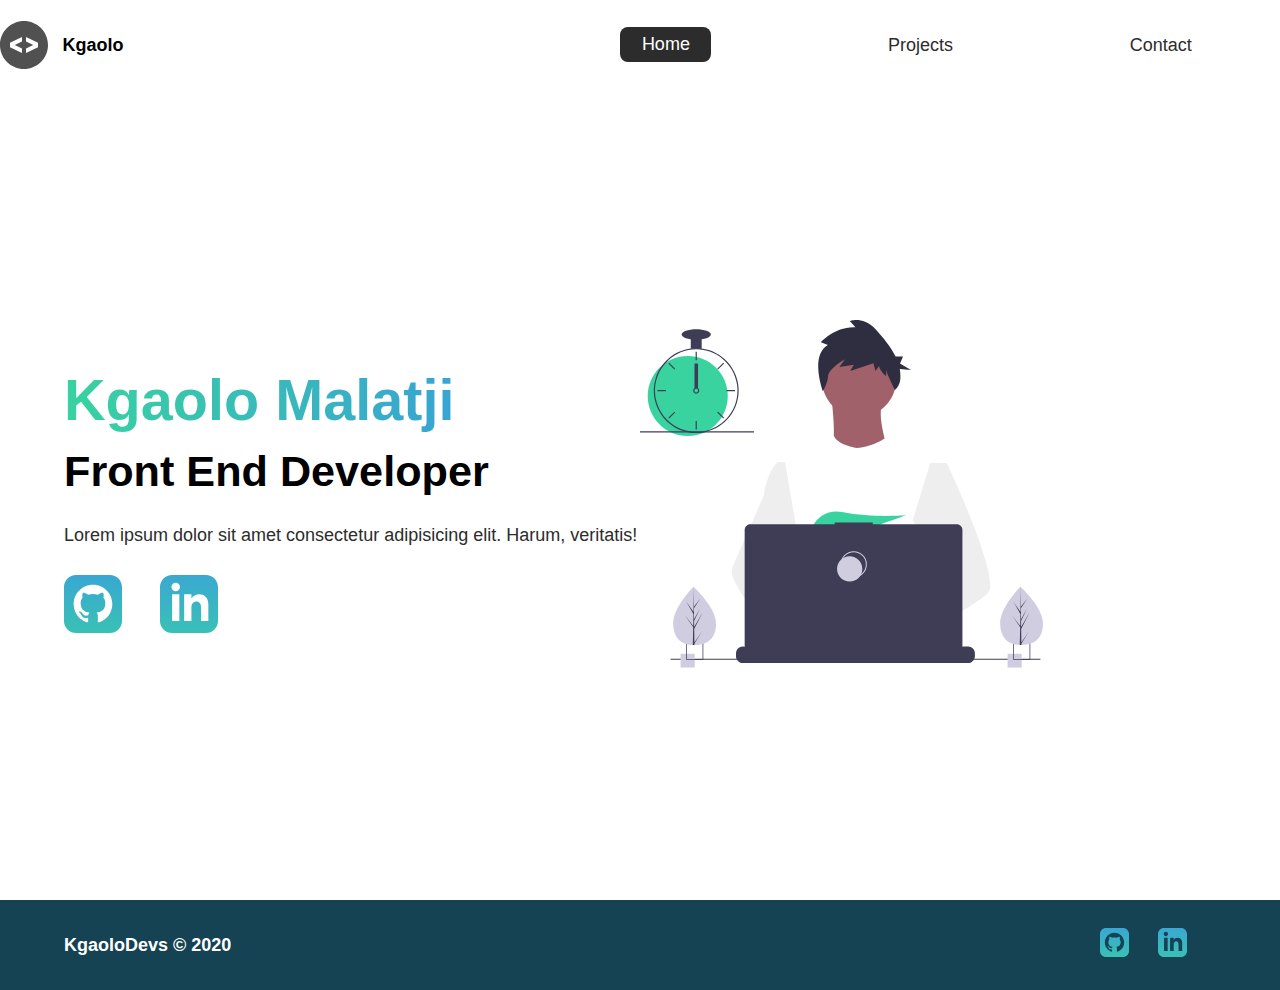
<file: index.html>
<!DOCTYPE html>
<html lang="en">
  <head>
    <meta charset="UTF-8" />
    <meta name="viewport" content="width=device-width, initial-scale=1.0" />
    <meta http-equiv="X-UA-Compatible" content="ie=edge" />
    <meta
      name="description"
      content="Kgaolo Malatji is a front end developer who specializes in HTML, CSS, JS & React development"
    />
    <link rel="icon" href="./assets/icons/pngegg.png" />
    <link rel="stylesheet" href="./styles/styles.css" />
    <title>Kgaolo Malatji | Front End Developer</title>
  </head>
  <body>
    <section class="site">
      <header class="mainHead">
        <nav class="navigation">
          <div class="navigation__logo">
            <img src="./assets/icons/code.svg" alt="" />
            <h1>Kgaolo</h1>
          </div>

          <ul class="navigation__items">
            <li>
              <a href="./" class="active">Home</a>
            </li>
            <li>
              <a href="./projects/">Projects</a>
            </li>
            <li>
              <a href="./contact/">Contact</a>
            </li>
          </ul>
        </nav>
      </header>

      <section class="intro">
        <div class="intro__text">
          <h2>Kgaolo Malatji</h2>
          <h3>
            Front End Developer
          </h3>
          <p>
            Lorem ipsum dolor sit amet consectetur adipisicing elit. Harum,
            veritatis!
          </p>
          <div class="intro__socialLinks">
            <a href="#"
              ><img src="./assets/icons/github.svg" alt="github link"
            /></a>
            <a href="#"
              ><img src="./assets/icons/linked-in.svg" alt="github link"
            /></a>
          </div>
        </div>
        <div class="intro__image">
          <svg
            width="799"
            height="690"
            class="intro__image--person"
            viewBox="0 0 799 690"
            fill="none"
            xmlns="http://www.w3.org/2000/svg"
          >
            <g id="undraw_dev_productivity_umsq (1) 1" clip-path="url(#clip0)">
              <path
                id="Vector"
                d="M516.92 624.636C516.92 624.636 512.16 626.266 504.42 628.576C487.31 633.706 455.65 642.216 428.82 643.916C405.72 645.396 386.2 641.836 382.63 626.766C381.1 620.286 383.27 614.956 388 610.576C402.12 597.486 439 592.796 468.25 591.186C476.51 590.736 484.15 590.526 490.51 590.446C501.31 590.306 508.39 590.526 508.39 590.526L508.56 591.186L516.92 624.636Z"
                fill="#A0616A"
              />
              <path
                id="Vector_2"
                d="M436.99 672.586C418.61 695.346 342.73 647.666 316.19 629.886C310.41 626.016 306.97 623.566 306.97 623.566L331.25 591.186L338.94 580.936C338.94 580.936 345.82 584.586 355.99 590.526C356.36 590.746 356.73 590.966 357.11 591.186C365.88 596.336 376.89 603.066 388 610.576C403.33 620.946 418.83 632.776 428.82 643.916C438.59 654.806 443.08 665.036 436.99 672.586Z"
                fill="#A0616A"
              />
              <g id="me">
                <path
                  id="Vector_3"
                  d="M434.672 191.952C475.283 191.607 507.926 158.406 507.582 117.795C507.237 77.1832 474.036 44.5403 433.425 44.8847C392.813 45.2291 360.17 78.4303 360.515 119.042C360.859 159.653 394.06 192.296 434.672 191.952Z"
                  fill="#A0616A"
                />
                <path
                  id="Vector_4"
                  d="M379.477 155.65C379.477 155.65 394.216 259.972 373.002 271.875C351.787 283.779 499.929 283.588 499.929 283.588C499.929 283.588 466.124 193.284 480.809 165.449L379.477 155.65Z"
                  fill="#A0616A"
                />
                <path
                  id="Vector_5"
                  d="M608.101 283.199L596.257 339.402L571.214 458.308L570.49 464.815L562.138 540.138L556.582 590.177L552.857 623.79C528.584 636.526 510.988 645.326 510.988 645.326C510.988 645.326 509.404 637.719 506.871 627.99C489.805 633.265 458.218 642.043 431.404 643.97C441.266 654.777 445.842 664.969 439.817 672.57C421.63 695.485 345.349 648.45 318.659 630.896C318.077 635.158 317.879 639.464 318.068 643.762L297.626 628.314L299.331 592.359L302.206 531.522L305.819 455.229C304.448 451.975 303.294 448.634 302.364 445.228C295.956 423.161 288.032 379.057 281.928 342.067C277.016 312.298 273.302 287.138 272.517 281.785C272.411 281.086 272.358 280.726 272.358 280.726L384.363 230.094C392.509 248.556 429.865 253.809 429.865 253.809C460.756 251.417 484.847 234.913 484.847 234.913L608.101 283.199Z"
                  fill="white"
                />
                <path
                  id="Vector_6"
                  d="M372.285 49.3811L358.49 43.9934C358.49 43.9934 386.969 12.1 426.99 14.513L415.635 2.22366C415.635 2.22366 443.04 -9.01799 468.283 19.6674C481.553 34.7467 496.908 52.4737 506.557 72.5077L521.281 72.3829L515.251 85.9663L536.874 99.3152L514.777 97.0719C516.155 104.471 516.421 112.034 515.566 119.511C514.683 126.991 510.928 133.835 505.094 138.598V138.598C505.094 138.598 487.743 103.449 487.696 97.9443L487.813 111.705C487.813 111.705 473.959 99.4371 473.889 91.1807L466.471 100.877L462.593 85.7717L416.475 101.301L423.87 88.8526L395.157 93.2246L406.278 77.9923C406.278 77.9923 373.932 96.1568 372.811 111.304C371.689 126.452 362.299 140.875 362.299 140.875C362.299 140.875 336.213 70.3294 372.285 49.3811Z"
                  fill="#2F2E41"
                />
                <path
                  id="Vector_7"
                  d="M690.215 540.422C682.794 548.605 664.338 560.992 641.951 574.422C633.623 579.413 624.757 584.559 615.71 589.676C594.122 601.889 571.514 614.001 552.857 623.79C528.584 636.526 510.988 645.326 510.988 645.326C510.988 645.326 509.403 637.719 506.871 627.99C503.48 614.968 498.397 598.141 493.184 590.715C493.002 590.456 492.82 590.218 492.638 589.979C491.121 588.022 489.601 586.885 488.112 586.897L562.138 540.138L594.127 519.926L570.489 464.814L540.842 395.683L557.908 339.727L575.062 283.479L608.101 283.199C608.101 283.199 619.243 306.985 633.514 340.166C635.647 345.128 637.851 350.299 640.096 355.64C669.469 425.394 706.176 522.836 690.215 540.422Z"
                  fill="#EEEEEE"
                />
                <path
                  id="Vector_8"
                  d="M358.123 591.2C355.41 591.212 352.702 591.456 350.029 591.928C327.074 596.073 320.47 616.94 318.659 630.896C318.077 635.158 317.879 639.464 318.068 643.761L297.626 628.314L290.178 622.687C272.316 616.628 256.353 605.733 242.483 592.84C230.449 581.456 219.634 568.849 210.213 555.223C200.831 541.793 192.448 527.692 185.134 513.034C183.094 508.943 181.977 504.454 181.864 499.884C181.751 495.314 182.644 490.775 184.48 486.588L209.154 430.327L245.218 348.098C245.471 346.146 245.752 344.237 246.059 342.371C252.995 300.511 272.367 281.786 272.367 281.786L287.286 281.659L297.778 341.932L310.813 416.815L302.364 445.227L282.839 510.845L302.205 531.522L358.123 591.2Z"
                  fill="#EEEEEE"
                />
                <path
                  id="Vector_9"
                  d="M372.877 415.806L385.631 430.686C390.37 429.783 395.319 428.721 400.416 427.529L396.752 415.806L405.71 426.256C459.707 412.975 526.637 387.155 526.637 387.155C526.637 387.155 454.379 392.453 400.428 380.666C376.558 375.451 351.998 387.284 342.202 409.668C336.508 422.679 337.403 433.951 357.596 433.951C364.419 433.835 371.223 433.195 377.949 432.037L372.877 415.806Z"
                  fill="#38D39F"
                />
              </g>
              <path
                id="Vector_10"
                d="M663.65 660.386V666.456C663.654 668.122 663.345 669.774 662.74 671.326C662.472 672.018 662.147 672.687 661.77 673.326C660.578 675.326 658.887 676.983 656.862 678.133C654.838 679.283 652.549 679.887 650.22 679.886H203.67C201.342 679.887 199.053 679.283 197.028 678.133C195.003 676.983 193.312 675.326 192.12 673.326C191.743 672.687 191.419 672.018 191.15 671.326C190.546 669.774 190.237 668.122 190.24 666.456V660.386C190.24 658.622 190.587 656.876 191.262 655.246C191.936 653.616 192.926 652.136 194.173 650.888C195.42 649.641 196.901 648.652 198.53 647.977C200.16 647.302 201.906 646.955 203.67 646.956H229.41V644.126C229.41 644.052 229.425 643.979 229.453 643.911C229.481 643.843 229.522 643.782 229.574 643.73C229.626 643.678 229.688 643.636 229.756 643.608C229.824 643.58 229.897 643.566 229.97 643.566H243.4C243.474 643.566 243.547 643.58 243.615 643.608C243.683 643.636 243.745 643.678 243.797 643.73C243.849 643.782 243.89 643.843 243.918 643.911C243.946 643.979 243.96 644.052 243.96 644.126V646.956H252.35V644.126C252.35 644.052 252.365 643.979 252.393 643.911C252.421 643.843 252.462 643.782 252.514 643.73C252.566 643.678 252.628 643.636 252.696 643.608C252.764 643.58 252.837 643.566 252.91 643.566H266.34C266.414 643.566 266.487 643.58 266.555 643.608C266.623 643.636 266.684 643.678 266.736 643.73C266.789 643.782 266.83 643.843 266.858 643.911C266.886 643.979 266.9 644.052 266.9 644.126V646.956H275.3V644.126C275.3 644.052 275.315 643.979 275.343 643.911C275.371 643.843 275.412 643.782 275.464 643.73C275.516 643.678 275.578 643.636 275.646 643.608C275.714 643.58 275.787 643.566 275.86 643.566H289.29C289.364 643.566 289.437 643.58 289.505 643.608C289.573 643.636 289.634 643.678 289.686 643.73C289.739 643.782 289.78 643.843 289.808 643.911C289.836 643.979 289.85 644.052 289.85 644.126V646.956H298.24V644.126C298.24 644.052 298.255 643.979 298.283 643.911C298.311 643.843 298.352 643.782 298.404 643.73C298.456 643.678 298.518 643.636 298.586 643.608C298.654 643.58 298.727 643.566 298.8 643.566H312.23C312.304 643.566 312.377 643.58 312.445 643.608C312.513 643.636 312.574 643.678 312.626 643.73C312.678 643.782 312.72 643.843 312.748 643.911C312.776 643.979 312.79 644.052 312.79 644.126V646.956H321.18V644.126C321.18 644.052 321.194 643.979 321.223 643.911C321.251 643.843 321.292 643.782 321.344 643.73C321.396 643.678 321.458 643.636 321.526 643.608C321.594 643.58 321.667 643.566 321.74 643.566H335.17C335.244 643.566 335.317 643.58 335.385 643.608C335.453 643.636 335.514 643.678 335.566 643.73C335.618 643.782 335.66 643.843 335.688 643.911C335.716 643.979 335.73 644.052 335.73 644.126V646.956H344.13V644.126C344.13 644.052 344.145 643.979 344.173 643.911C344.201 643.843 344.242 643.782 344.294 643.73C344.346 643.678 344.408 643.636 344.476 643.608C344.544 643.58 344.617 643.566 344.69 643.566H358.12C358.194 643.566 358.267 643.58 358.335 643.608C358.403 643.636 358.464 643.678 358.516 643.73C358.569 643.782 358.61 643.843 358.638 643.911C358.666 643.979 358.68 644.052 358.68 644.126V646.956H367.07V644.126C367.07 644.052 367.085 643.979 367.113 643.911C367.141 643.843 367.182 643.782 367.234 643.73C367.286 643.678 367.348 643.636 367.416 643.608C367.484 643.58 367.557 643.566 367.63 643.566H472.83C472.904 643.566 472.977 643.58 473.045 643.608C473.113 643.636 473.174 643.678 473.227 643.73C473.279 643.782 473.32 643.843 473.348 643.911C473.376 643.979 473.39 644.052 473.39 644.126V646.956H481.79V644.126C481.79 644.052 481.804 643.979 481.833 643.911C481.861 643.843 481.902 643.782 481.954 643.73C482.006 643.678 482.068 643.636 482.136 643.608C482.204 643.58 482.277 643.566 482.35 643.566H495.78C495.928 643.567 496.07 643.627 496.175 643.732C496.279 643.836 496.339 643.978 496.34 644.126V646.956H504.73V644.126C504.73 644.052 504.745 643.979 504.773 643.911C504.801 643.843 504.842 643.782 504.894 643.73C504.946 643.678 505.008 643.636 505.076 643.608C505.144 643.58 505.217 643.566 505.29 643.566H518.72C518.794 643.566 518.867 643.58 518.935 643.608C519.003 643.636 519.065 643.678 519.117 643.73C519.169 643.782 519.21 643.843 519.238 643.911C519.266 643.979 519.28 644.052 519.28 644.126V646.956H527.67V644.126C527.67 644.052 527.685 643.979 527.713 643.911C527.741 643.843 527.782 643.782 527.834 643.73C527.886 643.678 527.948 643.636 528.016 643.608C528.084 643.58 528.157 643.566 528.23 643.566H541.66C541.734 643.566 541.807 643.58 541.875 643.608C541.943 643.636 542.005 643.678 542.057 643.73C542.109 643.782 542.15 643.843 542.178 643.911C542.206 643.979 542.22 644.052 542.22 644.126V646.956H550.62V644.126C550.62 644.052 550.635 643.979 550.663 643.911C550.691 643.843 550.732 643.782 550.784 643.73C550.836 643.678 550.898 643.636 550.966 643.608C551.034 643.58 551.107 643.566 551.18 643.566H564.61C564.757 643.568 564.898 643.628 565.001 643.733C565.104 643.837 565.161 643.979 565.16 644.126V646.956H573.56V644.126C573.56 644.052 573.575 643.979 573.603 643.911C573.631 643.843 573.672 643.782 573.724 643.73C573.776 643.678 573.838 643.636 573.906 643.608C573.974 643.58 574.047 643.566 574.12 643.566H587.55C587.624 643.566 587.697 643.58 587.765 643.608C587.833 643.636 587.895 643.678 587.947 643.73C587.999 643.782 588.04 643.843 588.068 643.911C588.096 643.979 588.11 644.052 588.11 644.126V646.956H596.5V644.126C596.5 644.052 596.515 643.979 596.543 643.911C596.571 643.843 596.612 643.782 596.664 643.73C596.716 643.678 596.778 643.636 596.846 643.608C596.914 643.58 596.987 643.566 597.06 643.566H610.49C610.564 643.566 610.637 643.58 610.705 643.608C610.773 643.636 610.835 643.678 610.887 643.73C610.939 643.782 610.98 643.843 611.008 643.911C611.036 643.979 611.05 644.052 611.05 644.126V646.956H650.22C651.984 646.955 653.731 647.302 655.36 647.977C656.99 648.652 658.471 649.641 659.718 650.888C660.965 652.136 661.954 653.616 662.629 655.246C663.304 656.876 663.651 658.622 663.65 660.386Z"
                fill="#3F3D56"
              />
              <path
                id="Vector_11"
                d="M793.5 671.326H60.5V673.326H793.5V671.326Z"
                fill="#3F3D56"
              />
              <path
                id="Vector_12"
                d="M627.694 404.757H461.251V401.326H385.78V404.757H218.651C215.665 404.757 212.801 405.943 210.69 408.054C208.578 410.166 207.392 413.029 207.392 416.015V643.927C207.392 646.913 208.578 649.776 210.69 651.888C212.801 653.999 215.665 655.185 218.651 655.185H627.694C630.68 655.185 633.544 653.999 635.655 651.888C637.767 649.776 638.953 646.913 638.953 643.927V416.015C638.953 414.537 638.662 413.073 638.096 411.707C637.53 410.341 636.701 409.1 635.655 408.054C634.61 407.009 633.369 406.18 632.003 405.614C630.637 405.048 629.173 404.757 627.694 404.757Z"
                fill="#3F3D56"
              />
              <path
                id="Vector_13"
                d="M423.5 509.326C437.307 509.326 448.5 498.133 448.5 484.326C448.5 470.519 437.307 459.326 423.5 459.326C409.693 459.326 398.5 470.519 398.5 484.326C398.5 498.133 409.693 509.326 423.5 509.326Z"
                stroke="#D0CDE1"
                stroke-width="2"
                stroke-miterlimit="10"
              />
              <path
                id="Vector_14"
                d="M415.5 518.326C429.307 518.326 440.5 507.133 440.5 493.326C440.5 479.519 429.307 468.326 415.5 468.326C401.693 468.326 390.5 479.519 390.5 493.326C390.5 507.133 401.693 518.326 415.5 518.326Z"
                fill="#D0CDE1"
              />
              <path
                id="Vector_15"
                d="M108.446 661.223H80.4463V689.223H108.446V661.223Z"
                fill="#D0CDE1"
              />
              <path
                id="Vector_16"
                d="M91.4502 639.223V673.223H125.45V639.223H91.4502ZM123.97 671.743H92.9202V640.703H123.97V671.743Z"
                fill="#3F3D56"
              />
              <path
                id="Vector_17"
                d="M756.446 661.223H728.446V689.223H756.446V661.223Z"
                fill="#D0CDE1"
              />
              <path
                id="Vector_18"
                d="M739.45 639.223V673.223H773.45V639.223H739.45ZM771.97 671.743H740.92V640.703H771.97V671.743Z"
                fill="#3F3D56"
              />
              <path
                id="Vector_19"
                d="M94.5802 230.113C138.399 230.113 173.921 194.592 173.921 150.773C173.921 106.955 138.399 71.4326 94.5802 71.4326C50.7617 71.4326 15.2397 106.955 15.2397 150.773C15.2397 194.592 50.7617 230.113 94.5802 230.113Z"
                fill="#38D39F"
              />
              <path
                id="Vector_20"
                d="M122.229 56.4899C115.045 55.5763 107.774 55.5763 100.59 56.4899C84.586 58.5913 69.5203 65.2398 57.181 75.6465C44.8417 86.0532 35.7467 99.7813 30.9754 115.202C28.8053 122.229 27.5764 129.514 27.3208 136.864C27.2848 137.886 27.2607 138.92 27.2607 139.954C27.283 162.264 36.1559 183.655 51.932 199.431C67.7082 215.207 89.0989 224.08 111.41 224.103C113.201 224.103 114.992 224.042 116.759 223.934C120.907 223.674 125.03 223.103 129.093 222.227C148.495 218.055 165.798 207.161 177.947 191.468C190.095 175.776 196.308 156.295 195.487 136.467C194.665 116.638 186.863 97.738 173.459 83.1039C160.054 68.4698 141.909 59.0435 122.229 56.4899H122.229ZM137.748 217.347H137.736C130.959 219.659 123.905 221.062 116.759 221.518C114.992 221.638 113.201 221.698 111.41 221.698C89.7377 221.672 68.961 213.051 53.6367 197.727C38.3123 182.402 29.6914 161.626 29.6649 139.954C29.6649 138.92 29.689 137.886 29.725 136.864C30.5514 115.744 39.5156 95.7617 54.7411 81.1008C69.9666 66.44 90.273 58.237 111.41 58.2089C130.776 58.21 149.513 65.0865 164.283 77.6131C179.052 90.1398 188.895 107.503 192.057 126.61C195.219 145.716 191.496 165.325 181.55 181.942C171.604 198.559 156.081 211.106 137.748 217.347H137.748Z"
                fill="#3F3D56"
              />
              <path
                id="Vector_21"
                d="M112.612 63.0176H110.208V79.8474H112.612V63.0176Z"
                fill="#3F3D56"
              />
              <path
                id="Vector_22"
                d="M57.8578 84.7018L56.1577 86.4019L68.0582 98.3023L69.7582 96.6022L57.8578 84.7018Z"
                fill="#3F3D56"
              />
              <path
                id="Vector_23"
                d="M34.4736 138.751V141.156H51.3034V138.751H34.4736Z"
                fill="#3F3D56"
              />
              <path
                id="Vector_24"
                d="M56.1578 193.506L57.8579 195.206L69.7584 183.306L68.0583 181.606L56.1578 193.506Z"
                fill="#3F3D56"
              />
              <path
                id="Vector_25"
                d="M153.062 96.6022L154.762 98.3022L166.662 86.4018L164.962 84.7017L153.062 96.6022Z"
                fill="#3F3D56"
              />
              <path
                id="Vector_26"
                d="M171.516 138.751V141.156H188.346V138.751H171.516Z"
                fill="#3F3D56"
              />
              <path
                id="Vector_27"
                d="M154.762 181.605L153.062 183.305L164.962 195.206L166.662 193.506L154.762 181.605Z"
                fill="#3F3D56"
              />
              <path
                id="Vector_28"
                d="M112.612 200.06H110.208V216.89H112.612V200.06Z"
                fill="#3F3D56"
              />
              <path
                id="Vector_29"
                d="M115.016 135.145C113.976 134.365 112.711 133.943 111.41 133.943C110.11 133.943 108.844 134.365 107.804 135.145C107.091 135.686 106.505 136.375 106.085 137.165C105.552 138.181 105.322 139.329 105.421 140.473C105.52 141.616 105.944 142.707 106.644 143.617C107.343 144.527 108.288 145.218 109.368 145.608C110.447 145.997 111.616 146.07 112.735 145.817C113.855 145.564 114.878 144.996 115.685 144.179C116.492 143.363 117.048 142.333 117.288 141.21C117.528 140.088 117.441 138.92 117.039 137.846C116.636 136.771 115.935 135.834 115.017 135.145H115.016ZM111.41 143.56C110.454 143.557 109.539 143.176 108.863 142.501C108.187 141.825 107.807 140.909 107.804 139.954C107.808 139.224 108.03 138.513 108.441 137.91C108.793 137.4 109.271 136.989 109.828 136.718C110.386 136.446 111.004 136.323 111.623 136.361C112.241 136.398 112.84 136.594 113.361 136.931C113.881 137.267 114.307 137.732 114.595 138.281C114.883 138.83 115.025 139.444 115.007 140.063C114.989 140.683 114.811 141.287 114.491 141.818C114.17 142.349 113.719 142.788 113.179 143.093C112.639 143.398 112.03 143.559 111.41 143.56V143.56Z"
                fill="#3F3D56"
              />
              <path
                id="Vector_30"
                d="M122.229 35.3687H100.591V57.007H122.229V35.3687Z"
                fill="#3F3D56"
              />
              <path
                id="Vector_31"
                d="M111.41 38.9748C127.344 38.9748 140.261 34.4 140.261 28.7567C140.261 23.1134 127.344 18.5386 111.41 18.5386C95.4757 18.5386 82.5586 23.1134 82.5586 28.7567C82.5586 34.4 95.4757 38.9748 111.41 38.9748Z"
                fill="#3F3D56"
              />
              <path
                id="clock-arrow"
                d="M115 86H108V135H115V86Z"
                fill="#3F3D56"
              />
              <path
                id="Vector_32"
                d="M226 220.44H0V222.844H226V220.44Z"
                fill="#3F3D56"
              />
              <g id="plant-left">
                <path
                  id="Vector_33"
                  d="M150.594 599.754C151.527 631.704 132.858 643.413 109.43 644.097C108.886 644.113 108.344 644.123 107.805 644.126C106.719 644.135 105.643 644.117 104.577 644.072C83.3891 643.193 66.6172 631.945 65.7495 602.232C64.8515 571.482 103.018 531.529 105.882 528.574L105.887 528.571C105.996 528.458 106.052 528.402 106.052 528.402C106.052 528.402 149.661 567.807 150.594 599.754Z"
                  fill="#D0CDE1"
                />
                <path
                  id="Vector_34"
                  d="M107.744 639.255L122.626 617.124L107.774 641.636L107.805 644.126C106.719 644.135 105.643 644.117 104.577 644.072L105.315 612.06L105.295 611.813L105.322 611.766L105.393 608.741L89.0952 585.078L105.374 606.477L105.432 607.116L105.989 582.93L91.9122 558.397L106.029 578.681L105.882 528.574L105.882 528.407L105.887 528.571L106.821 568.062L119.651 552.021L106.863 571.464L107.143 593.098L118.949 571.984L107.187 596.279L107.343 608.308L124.512 578.897L107.395 612.505L107.744 639.255Z"
                  fill="#3F3D56"
                />
              </g>
              <g id="plant-right">
                <path
                  id="Vector_35"
                  d="M798.594 599.754C799.527 631.704 780.858 643.413 757.43 644.097C756.886 644.113 756.344 644.123 755.805 644.126C754.719 644.135 753.643 644.117 752.577 644.072C731.389 643.193 714.617 631.945 713.749 602.232C712.851 571.482 751.018 531.529 753.882 528.574L753.887 528.571C753.996 528.458 754.052 528.402 754.052 528.402C754.052 528.402 797.661 567.807 798.594 599.754Z"
                  fill="#D0CDE1"
                />
                <path
                  id="Vector_36"
                  d="M755.744 639.255L770.626 617.124L755.774 641.636L755.805 644.126C754.719 644.135 753.643 644.117 752.577 644.072L753.315 612.06L753.295 611.813L753.323 611.766L753.393 608.741L737.095 585.078L753.374 606.477L753.432 607.116L753.989 582.93L739.912 558.397L754.029 578.681L753.882 528.574L753.882 528.407L753.887 528.571L754.821 568.062L767.651 552.021L754.864 571.464L755.143 593.098L766.949 571.984L755.187 596.279L755.343 608.308L772.512 578.897L755.395 612.505L755.744 639.255Z"
                  fill="#3F3D56"
                />
              </g>
            </g>
            <defs>
              <clipPath id="clip0">
                <rect width="798.627" height="689.223" fill="white" />
              </clipPath>
            </defs>
          </svg>
          <img
            src="./assets/img/splash.svg"
            alt=""
            class="intro__image--splash"
          />
        </div>
      </section>

      <footer class="footer">
        <h4>KgaoloDevs &copy; 2020</h4>

        <ul>
          <!-- <li>
            <a href="#"
              ><img src="../assets/icons/twitter 1.svg" alt="twitter"
            /></a>
          </li> -->
          <li>
            <a href="#"
              ><img src="../assets/icons/github.svg " alt="github"
            /></a>
          </li>
          <li>
            <a href="#"
              ><img src="../assets/icons/linked-in.svg " alt="linked-in"
            /></a>
          </li>
          <!-- <li>
            <a href="#"
              ><img src="../assets/icons/youtube-symbol 1.svg " alt="linked-in"
            /></a>
          </li> -->
        </ul>
      </footer>
    </section>
  </body>
</html>
</file>
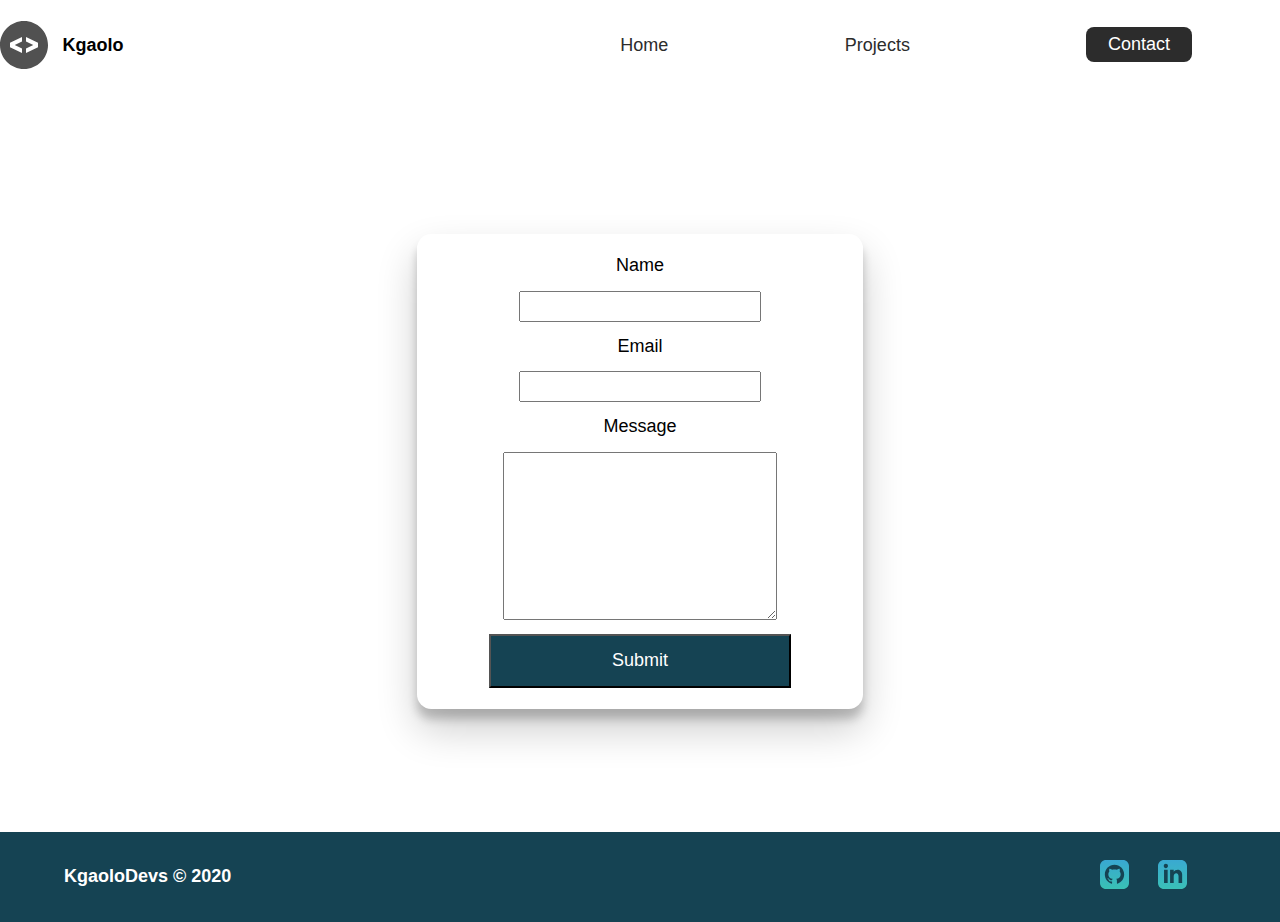
<file: contact/index.html>
<!DOCTYPE html>
<html lang="en">
  <head>
    <meta charset="UTF-8" />
    <meta name="viewport" content="width=device-width, initial-scale=1.0" />
    <meta http-equiv="X-UA-Compatible" content="ie=edge" />
    <meta
      name="description"
      content="Kgaolo Malatji is a front end developer who specializes in HTML, CSS, JS & React development"
    />
    <link rel="icon" href="./assets/icons/pngegg.png" />
    <link rel="stylesheet" href="../styles/styles.css" />
    <title>Kgaolo Malatji | Front End Developer</title>
  </head>
  <body>
    <section class="site">
      <header class="mainHead">
        <nav class="navigation">
          <div class="navigation__logo">
            <img src="../assets/icons/code.svg" alt="logo" />
            <h1>Kgaolo</h1>
          </div>

          <ul class="navigation__items">
            <li>
              <a href="../index.html">Home</a>
            </li>
            <li>
              <a href="../projects/">Projects</a>
            </li>
            <li>
              <a href="/contact/" class="active">Contact</a>
            </li>
          </ul>
        </nav>
      </header>

      <section class="form__section">
        <form class="form">
          <label for="name" class="form__name">Name</label>
          <input
            type="text"
            name="name"
            id="name"
            class="form__name--input"
            required
          />

          <label for="email" class="form__email">Email</label>
          <input
            type="email"
            name="email"
            id="email"
            class="form__email--input"
            required
          />

          <label for="message" class="form__message">Message</label>
          <textarea
            name="message"
            id="message"
            cols="30"
            rows="10"
            class="form__message--input"
          ></textarea>

          <button class="form__btn" type="submit">Submit</button>
        </form>
      </section>

      <footer class="footer">
        <h4>KgaoloDevs &copy; 2020</h4>

        <ul>
          <!-- <li>
            <a href="#"
              ><img src="../assets/icons/twitter 1.svg" alt="twitter"
            /></a>
          </li> -->
          <li>
            <a href="#"
              ><img src="../assets/icons/github.svg " alt="github"
            /></a>
          </li>
          <li>
            <a href="#"
              ><img src="../assets/icons/linked-in.svg " alt="linked-in"
            /></a>
          </li>
          <!-- <li>
            <a href="#"
              ><img src="../assets/icons/youtube-symbol 1.svg " alt="linked-in"
            /></a>
          </li> -->
        </ul>
      </footer>
    </section>
  </body>
</html>
</file>
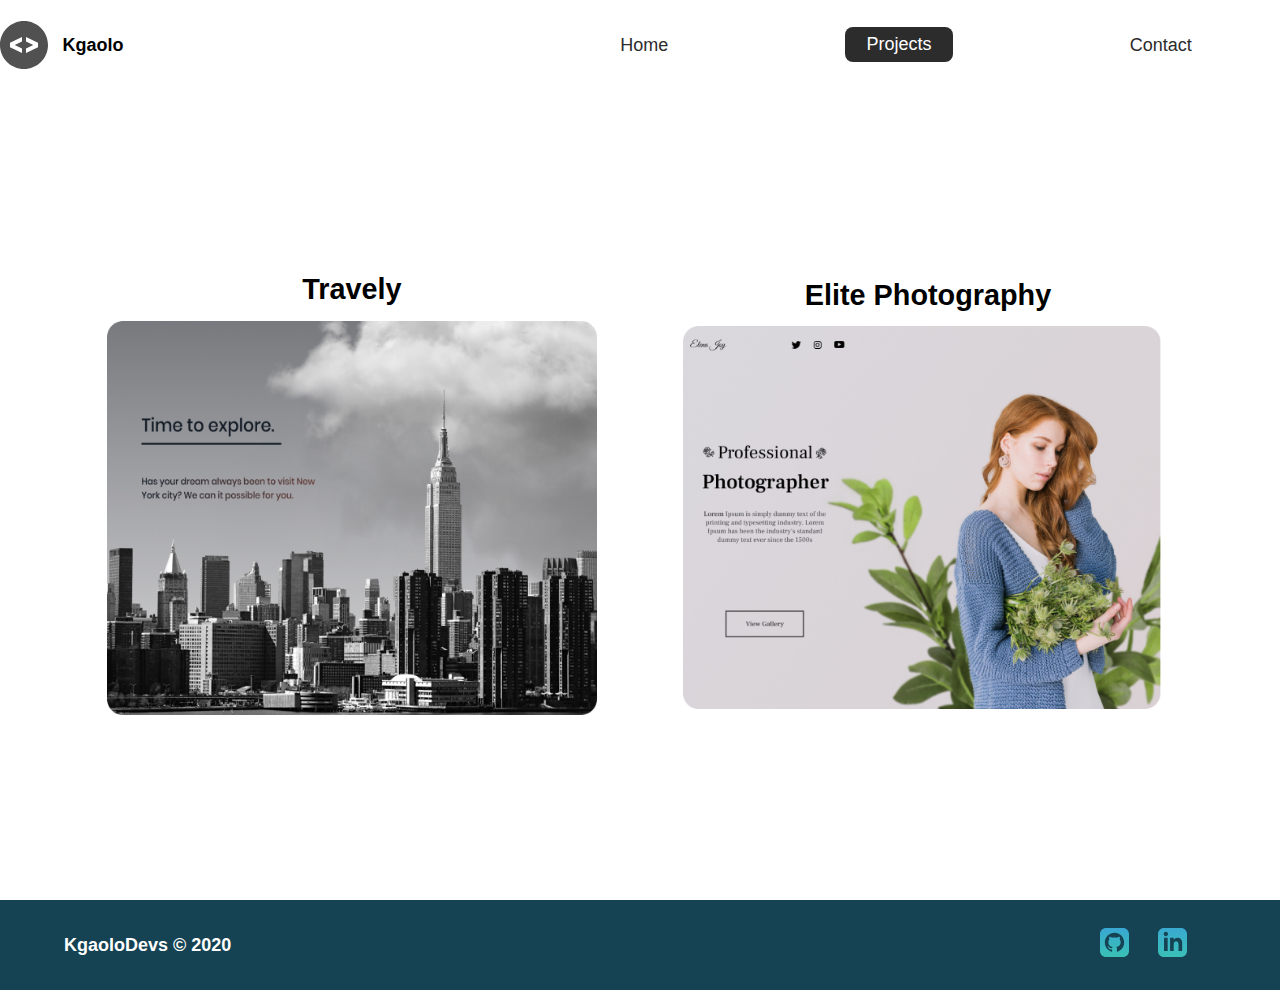
<file: projects/index.html>
<!DOCTYPE html>
<html lang="en">
  <head>
    <meta charset="UTF-8" />
    <meta name="viewport" content="width=device-width, initial-scale=1.0" />
    <meta http-equiv="X-UA-Compatible" content="ie=edge" />
    <meta
      name="description"
      content="Kgaolo Malatji is a front end developer who specializes in HTML, CSS, JS & React development"
    />
    <link rel="icon" href="./assets/icons/pngegg.png" />
    <link rel="stylesheet" href="../styles/styles.css" />
    <title>Kgaolo Malatji | Front End Developer</title>
  </head>
  <body>
    <section class="site">
      <header class="mainHead">
        <nav class="navigation">
          <div class="navigation__logo">
            <img src="../assets/icons/code.svg" alt="logo" />
            <h1>Kgaolo</h1>
          </div>

          <ul class="navigation__items">
            <li>
              <a href="../index.html">Home</a>
            </li>
            <li>
              <a href="./index.html" class="active">Projects</a>
            </li>
            <li>
              <a href="../contact/">Contact</a>
            </li>
          </ul>
        </nav>
      </header>

      <section class="projects">
        <div class="projects__travely">
          <h2>Travely</h2>
          <img
            src="../assets/img/travelly.jpg"
            alt="travely-project"
            class="projects_travely--image"
          />
        </div>

        <div class="projects__elitePhotography">
          <h2>Elite Photography</h2>
          <img
            src="../assets/img/elena-joy.jpg"
            alt="elitePhotography-project"
            class="projects_elitePhotography--image"
          />
        </div>
      </section>

      <footer class="footer">
        <h4>KgaoloDevs &copy; 2020</h4>

        <ul>
          <!-- <li>
            <a href="#"
              ><img src="../assets/icons/twitter 1.svg" alt="twitter"
            /></a>
          </li> -->
          <li>
            <a href="#"
              ><img src="../assets/icons/github.svg " alt="github"
            /></a>
          </li>
          <li>
            <a href="#"
              ><img src="../assets/icons/linked-in.svg " alt="linked-in"
            /></a>
          </li>
          <!-- <li>
            <a href="#"
              ><img src="../assets/icons/youtube-symbol 1.svg " alt="linked-in"
            /></a>
          </li> -->
        </ul>
      </footer>
    </section>
  </body>
</html>
</file>
<file: styles/styles.css>
*,
*::before,
*::after {
  padding: 0;
  margin: 0;
  -webkit-box-sizing: border-box;
          box-sizing: border-box;
}

html {
  font-size: 62.5%;
  font-family: "Montserrat", "Segoe UI", Tahoma, Geneva, Verdana, sans-serif;
}

h1 {
  font-size: 2.5rem;
}

h2 {
  font-size: 4rem;
}

h3 {
  font-size: 2rem;
}

h4 {
  font-size: 2.5rem;
}

li,
button,
label,
input,
a,
p {
  font-size: 2.5rem;
}

ul {
  list-style: none;
}

a {
  text-decoration: none;
  color: #2c2c2c;
}

.site .mainHead {
  width: 95%;
  margin: 0 0 0 auto;
}

.site .mainHead .navigation {
  display: -webkit-box;
  display: -ms-flexbox;
  display: flex;
  -webkit-box-pack: justify;
      -ms-flex-pack: justify;
          justify-content: space-between;
  -webkit-box-align: center;
      -ms-flex-align: center;
          align-items: center;
  -webkit-box-orient: horizontal;
  -webkit-box-direction: normal;
      -ms-flex-direction: row;
          flex-direction: row;
  min-height: 10vh;
  width: 60%;
  -ms-flex-wrap: wrap;
      flex-wrap: wrap;
}

.site .mainHead .navigation__logo {
  display: -webkit-box;
  display: -ms-flexbox;
  display: flex;
  -webkit-box-pack: start;
      -ms-flex-pack: start;
          justify-content: flex-start;
  -webkit-box-align: center;
      -ms-flex-align: center;
          align-items: center;
  -webkit-box-orient: horizontal;
  -webkit-box-direction: normal;
      -ms-flex-direction: row;
          flex-direction: row;
  -webkit-box-flex: 1;
      -ms-flex: 1 1 10rem;
          flex: 1 1 10rem;
}

.site .mainHead .navigation__logo h1 {
  margin: 2rem;
}

.site .mainHead .navigation__items {
  display: -webkit-box;
  display: -ms-flexbox;
  display: flex;
  -ms-flex-pack: distribute;
      justify-content: space-around;
  -webkit-box-align: center;
      -ms-flex-align: center;
          align-items: center;
  -webkit-box-orient: horizontal;
  -webkit-box-direction: normal;
      -ms-flex-direction: row;
          flex-direction: row;
  -webkit-box-flex: 1;
      -ms-flex: 1 1 40rem;
          flex: 1 1 40rem;
}

.site .mainHead .navigation .active {
  background: #2c2c2c;
  color: white;
  padding: 1rem 3rem;
  border-radius: 1.1rem;
}

.site .intro {
  min-height: 90vh;
  width: 90%;
  margin: auto;
  -ms-flex-wrap: wrap;
      flex-wrap: wrap;
  display: -webkit-box;
  display: -ms-flexbox;
  display: flex;
  -webkit-box-pack: justify;
      -ms-flex-pack: justify;
          justify-content: space-between;
  -webkit-box-align: center;
      -ms-flex-align: center;
          align-items: center;
  -webkit-box-orient: horizontal;
  -webkit-box-direction: normal;
      -ms-flex-direction: row;
          flex-direction: row;
}

.site .intro__text h2 {
  font-size: 8rem;
  padding-top: 2rem;
  background: -webkit-gradient(linear, left top, right top, from(#38d39f), to(#38a4d3));
  background: linear-gradient(left, #38d39f, #38a4d3);
  -webkit-text-fill-color: transparent;
  background-clip: text;
  width: -webkit-fit-content;
  width: -moz-fit-content;
  width: fit-content;
}

.site .intro__text h3 {
  font-size: 6rem;
  padding: 2rem 0;
}

.site .intro__text p {
  padding-top: 2rem;
  color: #2c2c2c;
}

.site .intro__text .intro__socialLinks {
  margin-top: 4rem;
}

.site .intro__text .intro__socialLinks a {
  margin-right: 5rem;
}

.site .intro__image--person {
  width: -webkit-fit-content;
  width: -moz-fit-content;
  width: fit-content;
  height: -webkit-fit-content;
  height: -moz-fit-content;
  height: fit-content;
}

.site .intro__image--splash {
  position: absolute;
  top: 0%;
  right: 0%;
  height: 100%;
  -webkit-transform: rotateZ();
          transform: rotateZ();
  z-index: -1;
}

.site .intro__text, .site .intro__image {
  -webkit-box-flex: 1;
      -ms-flex: 1 1 60rem;
          flex: 1 1 60rem;
}

#plant-left {
  -webkit-animation: plantMove 1.5s ease-in-out infinite alternate;
          animation: plantMove 1.5s ease-in-out infinite alternate;
}

#plant-right {
  -webkit-animation: plantMove 1.5s ease-in-out infinite alternate 0.5s;
          animation: plantMove 1.5s ease-in-out infinite alternate 0.5s;
}

#me {
  -webkit-animation: me 1s ease-in-out infinite alternate;
          animation: me 1s ease-in-out infinite alternate;
  -webkit-transform-origin: bottom;
          transform-origin: bottom;
}

#clock-arrow {
  -webkit-animation: clock 5s linear infinite;
          animation: clock 5s linear infinite;
  transform-box: fill-box;
  -webkit-transform-origin: bottom;
          transform-origin: bottom;
}

@-webkit-keyframes plantMove {
  0% {
    -webkit-transform: translateY(0%);
            transform: translateY(0%);
  }
  100% {
    -webkit-transform: translateY(-20%);
            transform: translateY(-20%);
  }
}

@keyframes plantMove {
  0% {
    -webkit-transform: translateY(0%);
            transform: translateY(0%);
  }
  100% {
    -webkit-transform: translateY(-20%);
            transform: translateY(-20%);
  }
}

@-webkit-keyframes me {
  0% {
    -webkit-transform: rotatez(-3.5deg);
            transform: rotatez(-3.5deg);
  }
  100% {
    -webkit-transform: rotatez(3.5deg);
            transform: rotatez(3.5deg);
  }
}

@keyframes me {
  0% {
    -webkit-transform: rotatez(-3.5deg);
            transform: rotatez(-3.5deg);
  }
  100% {
    -webkit-transform: rotatez(3.5deg);
            transform: rotatez(3.5deg);
  }
}

@-webkit-keyframes clock {
  0% {
    -webkit-transform: rotatez(0deg);
            transform: rotatez(0deg);
  }
  100% {
    -webkit-transform: rotatez(360deg);
            transform: rotatez(360deg);
  }
}

@keyframes clock {
  0% {
    -webkit-transform: rotatez(0deg);
            transform: rotatez(0deg);
  }
  100% {
    -webkit-transform: rotatez(360deg);
            transform: rotatez(360deg);
  }
}

.site .projects {
  width: 90%;
  margin: auto;
  min-height: 90vh;
  display: -webkit-box;
  display: -ms-flexbox;
  display: flex;
  -webkit-box-pack: justify;
      -ms-flex-pack: justify;
          justify-content: space-between;
  -webkit-box-align: center;
      -ms-flex-align: center;
          align-items: center;
  -webkit-box-orient: horizontal;
  -webkit-box-direction: normal;
      -ms-flex-direction: row;
          flex-direction: row;
  -ms-flex-wrap: wrap;
      flex-wrap: wrap;
  text-align: center;
}

.site .projects__travely, .site .projects__elitePhotography {
  -webkit-box-flex: 1;
      -ms-flex: 1 1 40rem;
          flex: 1 1 40rem;
  margin: 3rem 0;
  padding: 2rem 0;
}

.site .projects__travely h2, .site .projects__elitePhotography h2 {
  margin-bottom: 2rem;
}

.site .projects__travely img, .site .projects__elitePhotography img {
  width: 85%;
}

.site .form__section {
  min-height: 80vh;
  display: -webkit-box;
  display: -ms-flexbox;
  display: flex;
  -webkit-box-pack: center;
      -ms-flex-pack: center;
          justify-content: center;
  -webkit-box-align: center;
      -ms-flex-align: center;
          align-items: center;
  -webkit-box-orient: horizontal;
  -webkit-box-direction: normal;
      -ms-flex-direction: row;
          flex-direction: row;
  margin-top: 3rem;
}

.site .form__section form {
  padding: 3rem 10rem;
  -webkit-box-shadow: 0px 10px 10px rgba(0, 0, 0, 0.2), 0px 20px 40px rgba(0, 0, 0, 0.2);
          box-shadow: 0px 10px 10px rgba(0, 0, 0, 0.2), 0px 20px 40px rgba(0, 0, 0, 0.2);
  display: -webkit-box;
  display: -ms-flexbox;
  display: flex;
  -webkit-box-pack: center;
      -ms-flex-pack: center;
          justify-content: center;
  -webkit-box-align: center;
      -ms-flex-align: center;
          align-items: center;
  -webkit-box-orient: vertical;
  -webkit-box-direction: normal;
      -ms-flex-direction: column;
          flex-direction: column;
  border-radius: 2rem;
}

.site .form__section form input,
.site .form__section form textarea {
  margin: 2rem;
  padding: 0.4rem;
}

.site .form__section form input:focus,
.site .form__section form textarea:focus {
  outline: 2px solid black;
}

.site .form__section form textarea {
  font-family: "Montserrat", "Segoe UI", Tahoma, Geneva, Verdana, sans-serif;
  font-size: 2rem;
}

.site .form__section form button {
  width: 100%;
  padding: 2rem;
  background-color: #154353;
  color: white;
}

.site .form__section form button:focus {
  background: #388d89;
}

footer {
  background-color: #154353;
  color: white;
  min-height: 10vh;
  padding: 0% 5%;
  display: -webkit-box;
  display: -ms-flexbox;
  display: flex;
  -webkit-box-pack: justify;
      -ms-flex-pack: justify;
          justify-content: space-between;
  -webkit-box-align: center;
      -ms-flex-align: center;
          align-items: center;
  -webkit-box-orient: horizontal;
  -webkit-box-direction: normal;
      -ms-flex-direction: row;
          flex-direction: row;
}

footer ul {
  display: -webkit-box;
  display: -ms-flexbox;
  display: flex;
  -webkit-box-pack: end;
      -ms-flex-pack: end;
          justify-content: flex-end;
  -webkit-box-align: center;
      -ms-flex-align: center;
          align-items: center;
  -webkit-box-orient: horizontal;
  -webkit-box-direction: normal;
      -ms-flex-direction: row;
          flex-direction: row;
}

footer ul img {
  width: 50%;
}

@media screen and (max-width: 1331px) {
  html {
    font-size: 45%;
  }
  .site .mainHead {
    width: 100%;
  }
  .site .mainHead .navigation {
    width: 100%;
  }
  .site .intro {
    display: -webkit-box;
    display: -ms-flexbox;
    display: flex;
    -webkit-box-pack: justify;
        -ms-flex-pack: justify;
            justify-content: space-between;
    -webkit-box-align: center;
        -ms-flex-align: center;
            align-items: center;
    -webkit-box-orient: horizontal;
    -webkit-box-direction: normal;
        -ms-flex-direction: row;
            flex-direction: row;
  }
  .site .intro__image {
    width: -webkit-fit-content;
    width: -moz-fit-content;
    width: fit-content;
  }
  .site .intro__image svg {
    width: 70%;
  }
  .site .intro__image--splash {
    display: none;
  }
}

@media screen and (max-width: 592px) {
  html {
    font-size: 40%;
  }
  .site .mainHead .navigation {
    display: -webkit-box;
    display: -ms-flexbox;
    display: flex;
    -webkit-box-pack: center;
        -ms-flex-pack: center;
            justify-content: center;
    -webkit-box-align: center;
        -ms-flex-align: center;
            align-items: center;
    -webkit-box-orient: vertical;
    -webkit-box-direction: normal;
        -ms-flex-direction: column;
            flex-direction: column;
  }
  .site .mainHead .navigation__logo {
    padding-top: 1rem;
  }
  .site .mainHead .navigation__items {
    -webkit-box-flex: 0;
        -ms-flex: 0;
            flex: 0;
    padding: 5rem 0;
    width: 100%;
  }
  .site .intro__image {
    text-align: center;
    margin-top: 10rem;
  }
  .site .intro__text {
    text-align: center;
  }
  .site .intro__text h2 {
    width: 100%;
    text-align: center;
  }
  .site .intro__socialLinks {
    margin: 5rem 0 0 5rem;
  }
  .site .intro__socialLinks img {
    width: 13%;
  }
  .site form {
    padding: 0;
    width: 100%;
  }
}
/*# sourceMappingURL=styles.css.map */
</file>
